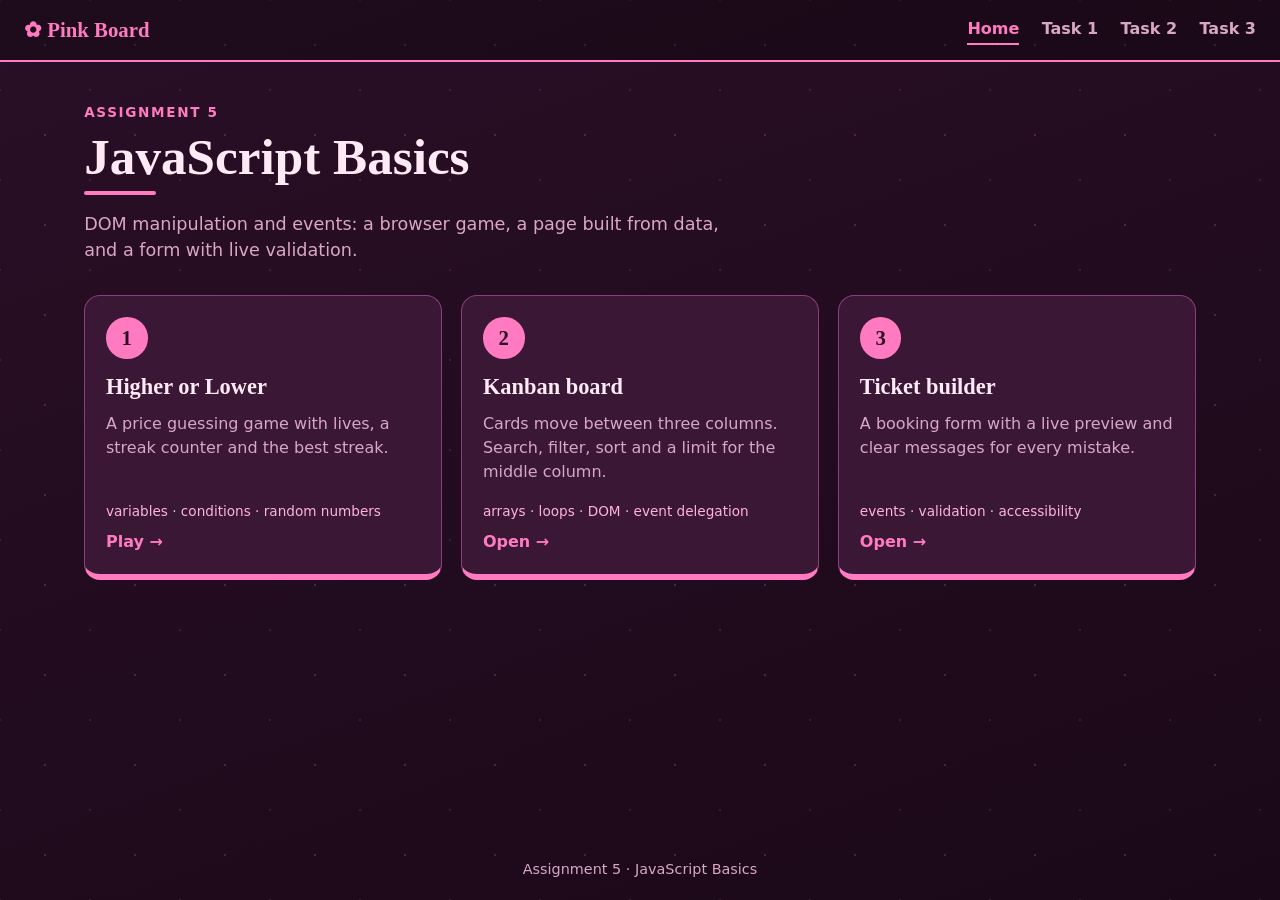
<file: index.html>
<!DOCTYPE html>
<html lang="en">
<head>
  <meta charset="utf-8">
  <meta name="viewport" content="width=device-width, initial-scale=1">
  <title>Assignment 5 — JavaScript Basics</title>
  <link rel="stylesheet" href="index.css">
</head>
<body>
  <header class="top">
    <a class="brand" href="index.html">✿ Pink Board</a>
    <nav class="nav" aria-label="Main">
      <a href="index.html" aria-current="page">Home</a>
      <a href="task1/task1.html">Task 1</a>
      <a href="task2/task2.html">Task 2</a>
      <a href="task3/task3.html">Task 3</a>
    </nav>
  </header>

  <main class="wrap">
    <section class="hero">
      <p class="eyebrow">Assignment 5</p>
      <h1 class="page-title">JavaScript Basics</h1>
      <p class="lead">DOM manipulation and events: a browser game, a page built from data, and a form with live validation.</p>
    </section>

    <ul class="tasks">
      <li>
        <a class="task-card" href="task1/task1.html">
          <span class="task-num" aria-hidden="true">1</span>
          <h2>Higher or Lower</h2>
          <p>A price guessing game with lives, a streak counter and the best streak.</p>
          <span class="task-tags">variables · conditions · random numbers</span>
          <span class="task-open">Play →</span>
        </a>
      </li>
      <li>
        <a class="task-card" href="task2/task2.html">
          <span class="task-num" aria-hidden="true">2</span>
          <h2>Kanban board</h2>
          <p>Cards move between three columns. Search, filter, sort and a limit for the middle column.</p>
          <span class="task-tags">arrays · loops · DOM · event delegation</span>
          <span class="task-open">Open →</span>
        </a>
      </li>
      <li>
        <a class="task-card" href="task3/task3.html">
          <span class="task-num" aria-hidden="true">3</span>
          <h2>Ticket builder</h2>
          <p>A booking form with a live preview and clear messages for every mistake.</p>
          <span class="task-tags">events · validation · accessibility</span>
          <span class="task-open">Open →</span>
        </a>
      </li>
    </ul>
  </main>

  <footer class="foot">Assignment 5 · JavaScript Basics</footer>
</body>
</html>
</file>
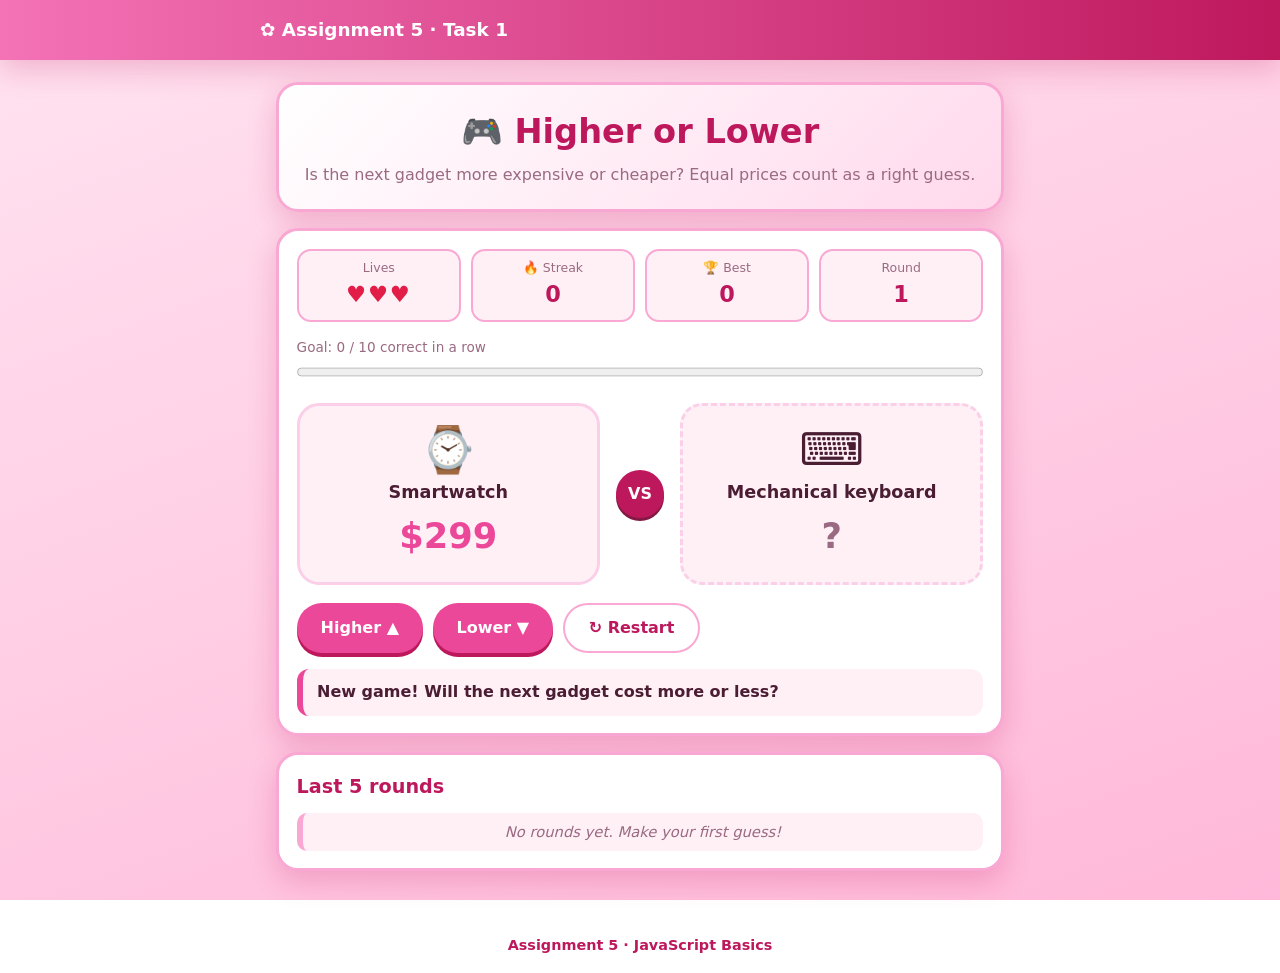
<file: task1.html>
<!DOCTYPE html>
<html lang="en">
<head>
  <meta charset="utf-8">
  <meta name="viewport" content="width=device-width, initial-scale=1">
  <title>Task 1 — Higher or Lower</title>

  <link rel="stylesheet" href="task1.css">

  <script src="task1.js" defer></script>
</head>
<body>
  <header class="top">
    <span class="brand">✿ Assignment 5 · Task 1</span>
  </header>

  <main class="wrap">
    <section class="hero">
      <h1>🎮 Higher or Lower</h1>
      <p>Is the next gadget more expensive or cheaper? Equal prices count as a right guess.</p>
    </section>

    <section class="card game" id="game" aria-label="Game">
      <div class="stats">
        <div class="stat">
          <span class="stat-label">Lives</span>
          <strong class="stat-value hearts" id="lives"></strong>
        </div>
        <div class="stat">
          <span class="stat-label">🔥 Streak</span>
          <strong class="stat-value" id="streak"></strong>
        </div>
        <div class="stat">
          <span class="stat-label">🏆 Best</span>
          <strong class="stat-value" id="best"></strong>
        </div>
        <div class="stat">
          <span class="stat-label">Round</span>
          <strong class="stat-value" id="round"></strong>
        </div>
      </div>

      <div class="goal">
        <label for="goal-bar" id="goal-label"></label>
        <progress id="goal-bar" value="0" max="1"></progress>
      </div>

      <div class="duel">
        <div class="item">
          <div class="item-emoji" id="current-emoji" aria-hidden="true"></div>
          <div class="item-name" id="current-name"></div>
          <div class="item-price" id="current-price"></div>
        </div>

        <div class="vs" aria-hidden="true">VS</div>

        <div class="item item--hidden">
          <div class="item-emoji" id="next-emoji" aria-hidden="true"></div>
          <div class="item-name" id="next-name"></div>
          <div class="item-price">?</div>
        </div>
      </div>

      <div class="buttons">
        <button type="button" class="btn" id="btn-higher">Higher ▲</button>
        <button type="button" class="btn" id="btn-lower">Lower ▼</button>
        <button type="button" class="btn btn--ghost" id="btn-restart">↻ Restart</button>
      </div>

      <p class="message message--info" id="message" role="status" aria-live="polite"></p>
    </section>

    <section class="card">
      <h2>Last 5 rounds</h2>
      <ul class="log" id="log"></ul>
    </section>
  </main>

  <footer class="foot">Assignment 5 · JavaScript Basics</footer>
</body>
</html>
</file>
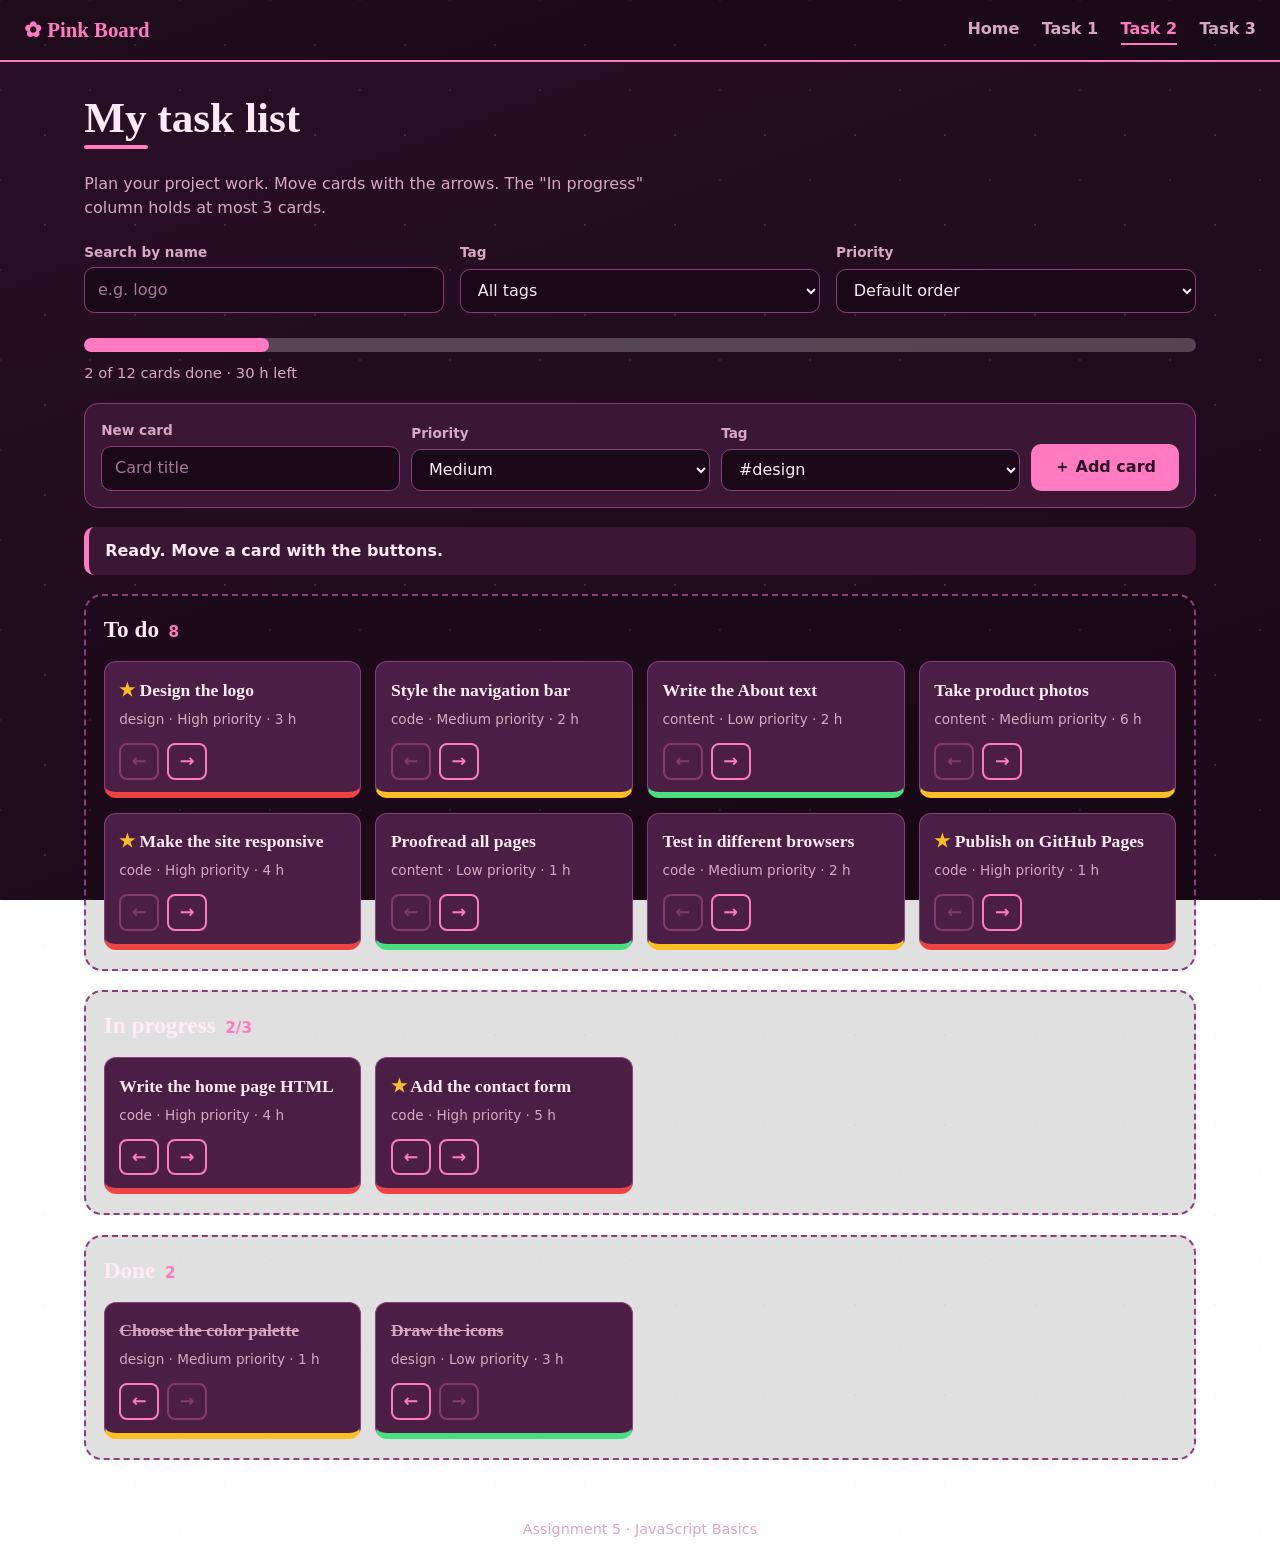
<file: task2.html>
<!DOCTYPE html>
<html lang="en">
<head>
  <meta charset="utf-8">
  <meta name="viewport" content="width=device-width, initial-scale=1">
  <title>Task 2 — Pink Board</title>

  <link rel="stylesheet" href="task2.css">

  <script src="task2.js" defer></script>
</head>
<body>
  <header class="top">
    <a class="brand" href="index.html">✿ Pink Board</a>
    <nav class="nav" aria-label="Main">
      <a href="index.html">Home</a>
      <a href="task1.html">Task 1</a>
      <a href="task2.html" aria-current="page">Task 2</a>
      <a href="task3.html">Task 3</a>
    </nav>
  </header>

  <main class="wrap">
    <h1 class="page-title">My task list</h1>
    <p class="lead">Plan your project work. Move cards with the arrows. The "In progress" column holds at most 3 cards.</p>

    <section class="filters" aria-label="Search and filters">
      <div class="field">
        <label for="search">Search by name</label>
        <input type="search" id="search" placeholder="e.g. logo">
      </div>
      <div class="field">
        <label for="tag-filter">Tag</label>
        <select id="tag-filter"></select>
      </div>
      <div class="field">
        <label for="sort-select">Priority</label>
        <select id="sort-select">
          <option value="default">Default order</option>
          <option value="high">High first</option>
        </select>
      </div>
    </section>

    <div class="progress-box">
      <progress id="progress" value="0" max="1" aria-label="Finished cards"></progress>
      <p class="progress-text" id="progress-text"></p>
    </div>

    <form class="add-form" id="add-form" aria-label="Add a card" novalidate>
      <div class="field">
        <label for="new-title">New card</label>
        <input type="text" id="new-title" placeholder="Card title">
      </div>
      <div class="field">
        <label for="new-priority">Priority</label>
        <select id="new-priority">
          <option value="1">High</option>
          <option value="2" selected>Medium</option>
          <option value="3">Low</option>
        </select>
      </div>
      <div class="field">
        <label for="new-tag">Tag</label>
        <select id="new-tag"></select>
      </div>
      <button type="submit" class="btn">＋ Add card</button>
    </form>

    <p class="message message--info" id="message" role="status" aria-live="polite"></p>
    <p class="empty empty--wide" id="nothing-found" hidden></p>

    <div class="board" id="board">
      <section class="column column--todo" aria-labelledby="h-todo">
        <h2 id="h-todo"><span>To do</span><span class="count" id="count-todo"></span></h2>
        <div class="cards" id="col-todo"></div>
      </section>

      <section class="column column--doing" aria-labelledby="h-doing">
        <h2 id="h-doing"><span>In progress</span><span class="count" id="count-doing"></span></h2>
        <div class="cards" id="col-doing"></div>
      </section>

      <section class="column column--done" aria-labelledby="h-done">
        <h2 id="h-done"><span>Done</span><span class="count" id="count-done"></span></h2>
        <div class="cards" id="col-done"></div>
      </section>
    </div>
  </main>

  <footer class="foot">Assignment 5 · JavaScript Basics</footer>
</body>
</html>
</file>
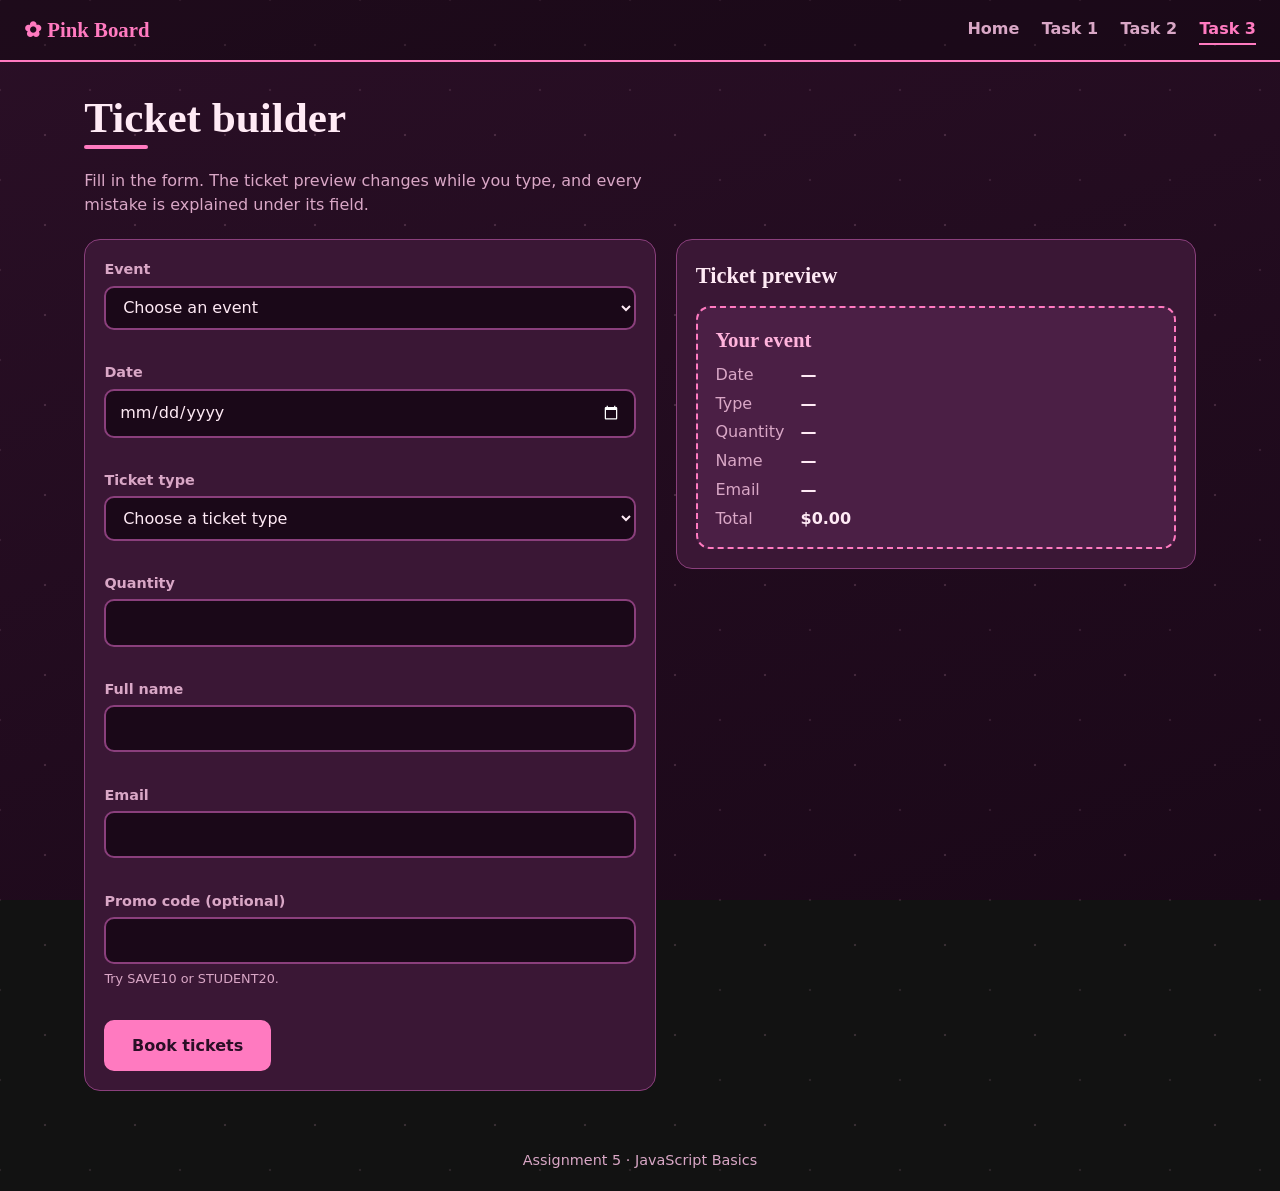
<file: task3.html>
<!DOCTYPE html>
<html lang="en">
<head>
  <meta charset="utf-8">
  <meta name="viewport" content="width=device-width, initial-scale=1">
  <title>Task 3 — Ticket Builder</title>
  <link rel="stylesheet" href="task3.css">
  <script src="task3.js" defer></script>
</head>
<body>
  <header class="top">
    <a class="brand" href="index.html">✿ Pink Board</a>
    <nav class="nav" aria-label="Main">
      <a href="index.html">Home</a>
      <a href="task1.html">Task 1</a>
      <a href="task2.html">Task 2</a>
      <a href="task3.html" aria-current="page">Task 3</a>
    </nav>
  </header>

  <main class="wrap">
    <h1 class="page-title">Ticket builder</h1>
    <p class="lead">Fill in the form. The ticket preview changes while you type, and every mistake is explained under its field.</p>

    <div class="layout">
      <section class="panel" aria-label="Booking form">
        <div id="summary" class="summary" role="alert" tabindex="-1" hidden></div>

        <form id="ticket-form" novalidate>
          <div class="field">
            <label for="eventId">Event</label>
            <select id="eventId" name="eventId" required aria-describedby="err-eventId">
              <option value="">Choose an event</option>
            </select>
            <p class="error" id="err-eventId"></p>
          </div>

          <div class="field">
            <label for="date">Date</label>
            <input type="date" id="date" name="date" required aria-describedby="err-date">
            <p class="error" id="err-date"></p>
          </div>

          <div class="field">
            <label for="ticketType">Ticket type</label>
            <select id="ticketType" name="ticketType" required aria-describedby="err-ticketType">
              <option value="">Choose a ticket type</option>
            </select>
            <p class="error" id="err-ticketType"></p>
          </div>

          <div class="field">
            <label for="qty">Quantity</label>
            <input type="number" id="qty" name="qty" min="1" max="10" required aria-describedby="err-qty">
            <p class="error" id="err-qty"></p>
          </div>

          <div class="field">
            <label for="fullName">Full name</label>
            <input type="text" id="fullName" name="fullName" minlength="5" maxlength="40" required
                   autocomplete="name" aria-describedby="err-fullName">
            <p class="error" id="err-fullName"></p>
          </div>

          <div class="field">
            <label for="email">Email</label>
            <input type="email" id="email" name="email" required autocomplete="email"
                   aria-describedby="err-email">
            <p class="error" id="err-email"></p>
          </div>

          <div class="field">
            <label for="promo">Promo code (optional)</label>
            <input type="text" id="promo" name="promo" maxlength="20" aria-describedby="promo-hint err-promo">
            <p class="hint" id="promo-hint">Try SAVE10 or STUDENT20.</p>
            <p class="error" id="err-promo"></p>
          </div>

          <button type="submit" class="btn">Book tickets</button>
        </form>
      </section>

      <aside class="side" aria-label="Preview and result">
        <section class="panel">
          <h2>Ticket preview</h2>
          <div id="preview" class="ticket" aria-live="polite"></div>
        </section>
        <div id="result"></div>
      </aside>
    </div>
  </main>

  <footer class="foot">Assignment 5 · JavaScript Basics</footer>
</body>
</html>
</file>
<file: index.css>
:root {
  --bg: #2a0f26;
  --bg-2: #1a0818;
  --panel: #3a1735;
  --card: #4b1f45;
  --line: #8a3f7c;
  --accent: #ff7ac0;
  --accent-soft: #ffb3dc;
  --on-accent: #2a0f26;
  --text: #ffeaf5;
  --muted: #d9a7c6;
  --serif: Georgia, "Times New Roman", serif;
  color-scheme: dark;
}

*, *::before, *::after { box-sizing: border-box; }

body {
  margin: 0;
  min-height: 100vh;
  display: flex;
  flex-direction: column;
  color: var(--text);
  font-family: "Segoe UI", system-ui, -apple-system, Roboto, sans-serif;
  line-height: 1.5;
  overflow-wrap: anywhere;
  background:
    radial-gradient(circle, rgba(255, 190, 225, .16) 1px, transparent 1.6px) 0 0 / 90px 90px,
    radial-gradient(circle, rgba(255, 190, 225, .10) 1px, transparent 1.6px) 45px 45px / 90px 90px,
    linear-gradient(160deg, var(--bg), var(--bg-2)) fixed;
}


.top {
  display: flex;
  flex-wrap: wrap;
  align-items: center;
  justify-content: space-between;
  gap: .6rem 1.5rem;
  padding: .9rem 1.5rem;
  background: rgba(0, 0, 0, .28);
  border-bottom: 2px solid var(--accent);
}
.brand {
  font-family: var(--serif);
  font-weight: 700;
  font-size: 1.3rem;
  color: var(--accent);
  text-decoration: none;
}
.nav { display: flex; flex-wrap: wrap; gap: .3rem 1.4rem; }
.nav a {
  color: var(--muted);
  text-decoration: none;
  font-weight: 600;
  padding: .15rem 0;
  border-bottom: 2px solid transparent;
}
.nav a:hover { color: var(--text); border-bottom-color: var(--muted); }
.nav a[aria-current="page"] { color: var(--accent); border-bottom-color: var(--accent); }
.nav a:focus-visible, .brand:focus-visible { outline: 3px solid var(--accent-soft); outline-offset: 3px; border-radius: 4px; }


.wrap { flex: 1; width: 100%; max-width: 1150px; margin: 0 auto; padding: 2.5rem 1.2rem 2.5rem; }

.hero { margin-bottom: 2rem; }
.eyebrow { margin: 0 0 .4rem; color: var(--accent); font-weight: 700; letter-spacing: .12em; text-transform: uppercase; font-size: .85rem; }
.page-title {
  font-family: var(--serif);
  font-size: 3.2rem;
  line-height: 1.1;
  margin: 0 0 1rem;
  padding-bottom: .6rem;
  position: relative;
}
.page-title::after {
  content: "";
  position: absolute; left: 0; bottom: 0;
  width: 72px; height: 4px; border-radius: 2px;
  background: var(--accent);
}
.lead { color: var(--muted); margin: 0; max-width: 60ch; font-size: 1.1rem; }

.tasks { display: grid; grid-template-columns: repeat(auto-fit, minmax(260px, 1fr)); gap: 1.2rem; padding: 0; margin: 0; list-style: none; }

.task-card {
  display: flex;
  flex-direction: column;
  gap: .5rem;
  height: 100%;
  padding: 1.3rem;
  color: inherit;
  text-decoration: none;
  background: var(--panel);
  border: 1px solid var(--line);
  border-bottom: 6px solid var(--accent);
  border-radius: 16px;
  transition: transform .15s, box-shadow .15s, border-color .15s;
}
.task-card:hover { transform: translateY(-4px); box-shadow: 0 14px 28px rgba(0, 0, 0, .4); border-color: var(--accent); }
.task-card:focus-visible { outline: 3px solid var(--accent-soft); outline-offset: 3px; }

.task-num {
  width: 2.6rem; height: 2.6rem;
  display: grid; place-items: center;
  font-family: var(--serif); font-size: 1.3rem; font-weight: 700;
  color: var(--on-accent); background: var(--accent);
  border-radius: 50%;
}
.task-card h2 { margin: .2rem 0 0; font-family: var(--serif); font-size: 1.4rem; }
.task-card p { margin: 0; color: var(--muted); }
.task-tags { margin-top: auto; padding-top: .6rem; font-size: .85rem; color: var(--accent-soft); }
.task-open { font-weight: 700; color: var(--accent); }

.foot { text-align: center; color: var(--muted); padding: 1.2rem; font-size: .9rem; }


@media (max-width: 560px) {
  .top { padding: .8rem 1rem; }
  .page-title { font-size: 2.2rem; }
}
</file>
<file: task1.css>
:root {
  --bg-1: #ffe3f0;
  --bg-2: #ffb8d9;
  --card: #ffffff;
  --soft: #fff0f6;
  --text: #4a1d33;
  --muted: #9a6a82;
  --pink: #ec4899;
  --pink-dark: #be185d;
  --pink-light: #fbcfe8;
  --border: #f9a8d4;
  --good: #16a34a;
  --bad: #e11d48;
  --shadow: 0 10px 28px rgba(190, 24, 93, .22);
  --radius: 22px;
}

*, *::before, *::after { box-sizing: border-box; }

[hidden] { display: none !important; }

body {
  margin: 0;
  min-height: 100vh;
  display: flex;
  flex-direction: column;
  background: linear-gradient(160deg, var(--bg-1), var(--bg-2)) fixed;
  color: var(--text);
  font-family: "Segoe UI", system-ui, -apple-system, Roboto, sans-serif;
  line-height: 1.5;
  overflow-wrap: anywhere;
}

/* ---------- layout ---------- */
.top {
  background: linear-gradient(90deg, #f472b6, #be185d);
  box-shadow: var(--shadow);
  padding: 1rem;
}
.brand { display: block; max-width: 760px; margin: 0 auto; color: #fff; font-weight: 800; font-size: 1.15rem; }

.wrap { flex: 1; width: 100%; max-width: 760px; margin: 0 auto; padding: 1.4rem 1rem 2rem; }

.hero {
  text-align: center;
  background: linear-gradient(135deg, #ffffff, #ffd9ec);
  border: 3px solid var(--border);
  border-radius: var(--radius);
  padding: 1.4rem 1rem;
  margin-bottom: 1rem;
  box-shadow: var(--shadow);
}
.hero h1 { margin: 0 0 .3rem; font-size: 2.1rem; color: var(--pink-dark); }
.hero p { margin: 0; color: var(--muted); }

.card {
  background: var(--card);
  border: 3px solid var(--border);
  border-radius: var(--radius);
  padding: 1.1rem;
  margin-bottom: 1rem;
  box-shadow: var(--shadow);
}
.card h2 { margin: 0 0 .7rem; font-size: 1.2rem; color: var(--pink-dark); }

.foot { text-align: center; color: var(--pink-dark); font-weight: 600; padding: 1rem; font-size: .9rem; }

/* ---------- game states ---------- */
.game.is-win { border-color: var(--good); background: #f0fdf4; }
.game.is-lose { border-color: var(--bad); background: #fff1f2; }

/* ---------- stats ---------- */
.stats { display: grid; grid-template-columns: repeat(4, 1fr); gap: .6rem; }
.stat {
  background: var(--soft);
  border: 2px solid var(--border);
  border-radius: 14px;
  padding: .55rem .4rem;
  text-align: center;
}
.stat-label { display: block; font-size: .78rem; color: var(--muted); }
.stat-value { font-size: 1.4rem; color: var(--pink-dark); }
.hearts { color: var(--bad); letter-spacing: .08em; }

.goal { margin: .9rem 0 0; }
.goal label { display: block; font-size: .85rem; color: var(--muted); margin-bottom: .25rem; }
progress { width: 100%; height: 18px; accent-color: var(--pink); }

/* ---------- duel ---------- */
.duel {
  display: grid;
  grid-template-columns: 1fr auto 1fr;
  gap: 1rem;
  align-items: center;
  margin: 1.1rem 0;
}
.item {
  background: var(--soft);
  border: 3px solid var(--pink-light);
  border-radius: var(--radius);
  padding: 1.2rem .8rem;
  text-align: center;
}
.item--hidden { border-style: dashed; }
.item-emoji { font-size: 2.8rem; line-height: 1.1; }
.item-name { font-weight: 700; font-size: 1.1rem; margin: .3rem 0; }
.item-price { font-size: 2.2rem; font-weight: 800; color: var(--pink); }
.item--hidden .item-price { color: var(--muted); }

.vs {
  width: 3rem;
  height: 3rem;
  border-radius: 50%;
  display: grid;
  place-items: center;
  background: var(--pink-dark);
  color: #fff;
  font-weight: 800;
  box-shadow: 0 3px 0 #831843;
}

/* ---------- buttons ---------- */
.buttons { display: flex; flex-wrap: wrap; gap: .6rem; }
.btn {
  font: inherit;
  font-weight: 700;
  cursor: pointer;
  color: #fff;
  background: var(--pink);
  border: 0;
  border-radius: 999px;
  padding: .7rem 1.5rem;
  box-shadow: 0 4px 0 var(--pink-dark);
  transition: background .15s, transform .05s, box-shadow .05s;
}
.btn:hover { background: var(--pink-dark); }
.btn:active { transform: translateY(3px); box-shadow: 0 1px 0 var(--pink-dark); }
.btn:focus-visible { outline: 3px solid var(--pink-dark); outline-offset: 3px; }
.btn:disabled { background: #e5d3dc; color: #a58a98; box-shadow: none; cursor: not-allowed; }
.btn--ghost {
  background: #fff;
  color: var(--pink-dark);
  border: 2px solid var(--border);
  box-shadow: none;
}
.btn--ghost:hover { background: var(--soft); border-color: var(--pink); }

/* ---------- message ---------- */
.message {
  margin: 1rem 0 0;
  padding: .7rem .9rem;
  border-radius: 12px;
  background: var(--soft);
  border-left: 6px solid var(--pink);
  font-weight: 600;
}
.message--ok { background: #f0fdf4; border-left-color: var(--good); }
.message--error { background: #fff1f2; border-left-color: var(--bad); }

/* ---------- log ---------- */
.log { list-style: none; margin: 0; padding: 0; display: grid; gap: .45rem; }
.log li {
  background: var(--soft);
  border-left: 6px solid var(--border);
  border-radius: 10px;
  padding: .5rem .75rem;
  font-size: .92rem;
}
.log li.is-good { border-left-color: var(--good); }
.log li.is-bad { border-left-color: var(--bad); }
.log li.is-empty { color: var(--muted); font-style: italic; text-align: center; }

/* ---------- small screens ---------- */
@media (max-width: 560px) {
  .hero h1 { font-size: 1.5rem; }
  .stats { grid-template-columns: repeat(2, 1fr); }
  .duel { grid-template-columns: 1fr; justify-items: center; }
  .duel .item { width: 100%; }
  .btn { flex: 1 1 100%; }
}
</file>
<file: task2.css>
:root {
  --bg: #2a0f26;
  --bg-2: #1a0818;
  --panel: #3a1735;
  --card: #4b1f45;
  --line: #8a3f7c;
  --accent: #ff7ac0;
  --accent-soft: #ffb3dc;
  --on-accent: #2a0f26;
  --text: #ffeaf5;
  --muted: #d9a7c6;
  --red: #ef4444;
  --amber: #fbbf24;
  --green: #4ade80;
  --serif: Georgia, "Times New Roman", serif;
}

*, *::before, *::after { box-sizing: border-box; }

[hidden] { display: none !important; }

body {
  margin: 0;
  min-height: 100vh;
  display: flex;
  flex-direction: column;
  color: var(--text);
  font-family: "Segoe UI", system-ui, -apple-system, Roboto, sans-serif;
  line-height: 1.5;
  overflow-wrap: anywhere;
  background:
    radial-gradient(circle, rgba(255, 190, 225, .16) 1px, transparent 1.6px) 0 0 / 90px 90px,
    radial-gradient(circle, rgba(255, 190, 225, .10) 1px, transparent 1.6px) 45px 45px / 90px 90px,
    linear-gradient(160deg, var(--bg), var(--bg-2)) fixed;
}


.top {
  display: flex;
  flex-wrap: wrap;
  align-items: center;
  justify-content: space-between;
  gap: .6rem 1.5rem;
  padding: .9rem 1.5rem;
  background: rgba(0, 0, 0, .28);
  border-bottom: 2px solid var(--accent);
}
.brand {
  font-family: var(--serif);
  font-weight: 700;
  font-size: 1.3rem;
  color: var(--accent);
  text-decoration: none;
}
.nav { display: flex; flex-wrap: wrap; gap: .3rem 1.4rem; }
.nav a {
  color: var(--muted);
  text-decoration: none;
  font-weight: 600;
  padding: .15rem 0;
  border-bottom: 2px solid transparent;
}
.nav a:hover { color: var(--text); border-bottom-color: var(--muted); }
.nav a[aria-current="page"] { color: var(--accent); border-bottom-color: var(--accent); }
.nav a:focus-visible, .brand:focus-visible { outline: 3px solid var(--accent-soft); outline-offset: 3px; border-radius: 4px; }


.wrap { flex: 1; width: 100%; max-width: 1150px; margin: 0 auto; padding: 2rem 1.2rem 2.5rem; }

.page-title {
  font-family: var(--serif);
  font-size: 2.7rem;
  line-height: 1.1;
  margin: 0 0 1.4rem;
  padding-bottom: .5rem;
  position: relative;
}
.page-title::after {
  content: "";
  position: absolute; left: 0; bottom: 0;
  width: 64px; height: 4px; border-radius: 2px;
  background: var(--accent);
}
.lead { color: var(--muted); margin: 0 0 1.4rem; max-width: 60ch; }

.foot { text-align: center; color: var(--muted); padding: 1.2rem; font-size: .9rem; }

.filters {
  display: grid;
  grid-template-columns: repeat(auto-fit, minmax(210px, 1fr));
  gap: 1rem;
  margin-bottom: 1.2rem;
}
.field { display: grid; gap: .3rem; }
.field label { font-size: .85rem; font-weight: 600; color: var(--muted); }

input, select {
  font: inherit;
  width: 100%;
  padding: .6rem .8rem;
  color: var(--text);
  background: var(--bg-2);
  border: 1px solid var(--line);
  border-radius: 10px;
}
input::placeholder { color: #a8789a; }
input:hover, select:hover { border-color: var(--accent); }
input:focus-visible, select:focus-visible { outline: 3px solid var(--accent-soft); outline-offset: 2px; }
input.is-invalid { border-color: var(--red); background: #3a1018; }


.progress-box { margin-bottom: 1.2rem; }
progress {
  width: 100%; height: 14px;
  border: 0; border-radius: 999px; overflow: hidden;
  background: rgba(255, 255, 255, .12);
  accent-color: var(--accent);
}
progress::-webkit-progress-bar { background: rgba(255, 255, 255, .12); }
progress::-webkit-progress-value { background: var(--accent); border-radius: 999px; }
progress::-moz-progress-bar { background: var(--accent); }
.progress-text { margin: .4rem 0 0; color: var(--muted); font-size: .92rem; }

.add-form {
  display: flex; flex-wrap: wrap; gap: .7rem; align-items: flex-end;
  padding: 1rem; margin-bottom: 1.2rem;
  background: var(--panel); border: 1px solid var(--line); border-radius: 14px;
}
.add-form .field { flex: 1 1 180px; }

.btn {
  font: inherit; font-weight: 700; cursor: pointer;
  color: var(--on-accent); background: var(--accent);
  border: 2px solid var(--accent); border-radius: 10px;
  padding: .6rem 1.3rem;
  transition: background .15s, transform .05s;
}
.btn:hover { background: var(--accent-soft); border-color: var(--accent-soft); }
.btn:active { transform: translateY(1px); }
.btn:focus-visible { outline: 3px solid var(--accent-soft); outline-offset: 3px; }


.message {
  margin: 0 0 1.2rem; padding: .75rem 1rem; font-weight: 600;
  background: var(--panel); border-left: 5px solid var(--accent); border-radius: 10px;
}
.message--ok { border-left-color: var(--green); }
.message--error { border-left-color: var(--red); background: #3d1420; }

.empty {
  margin: 0; padding: .9rem; text-align: center;
  color: var(--muted); font-style: italic;
  border: 2px dashed var(--line); border-radius: 12px;
}
.empty--wide { margin-bottom: 1.2rem; }

.board { display: grid; gap: 1.2rem; }

.column {
  padding: 1rem 1.1rem 1.2rem;
  border: 2px dashed var(--line);
  border-radius: 18px;
  background: rgba(0, 0, 0, .12);
}
.column.is-full { border-color: var(--amber); }

.column h2 {
  display: flex; align-items: baseline; gap: .6rem;
  margin: 0 0 .9rem;
  font-family: var(--serif); font-size: 1.45rem;
}
.count { font-family: "Segoe UI", system-ui, sans-serif; font-size: .95rem; font-weight: 700; color: var(--accent); }
.column.is-full .count { color: var(--amber); }

.cards { display: grid; grid-template-columns: repeat(auto-fill, minmax(230px, 1fr)); gap: .9rem; }

.task {
  display: flex; flex-direction: column; gap: .35rem;
  padding: .9rem .9rem .8rem;
  background: var(--card);
  border: 1px solid var(--line);
  border-bottom: 6px solid var(--muted);
  border-radius: 12px;
  transition: transform .12s, box-shadow .12s;
}
.task:hover { transform: translateY(-3px); box-shadow: 0 10px 22px rgba(0, 0, 0, .35); }
.task.p1 { border-bottom-color: var(--red); }
.task.p2 { border-bottom-color: var(--amber); }
.task.p3 { border-bottom-color: var(--green); }
.task.is-done .task-title { color: var(--muted); text-decoration: line-through; }

.task-title { margin: 0; font-family: var(--serif); font-size: 1.1rem; }
.star { color: var(--amber); }
.task-meta { margin: 0; color: var(--muted); font-size: .85rem; }
.task-actions { display: flex; gap: .5rem; margin-top: auto; padding-top: .5rem; }

.arrow-btn {
  width: 2.5rem; height: 2.3rem;
  font: inherit; font-size: 1.1rem; font-weight: 700; cursor: pointer;
  color: var(--accent); background: transparent;
  border: 2px solid var(--accent); border-radius: 8px;
  transition: background .15s, color .15s;
}
.arrow-btn:hover { background: var(--accent); color: var(--on-accent); }
.arrow-btn:focus-visible { outline: 3px solid var(--accent-soft); outline-offset: 2px; }
.arrow-btn:disabled { opacity: .3; cursor: not-allowed; background: transparent; color: var(--accent); }


@media (max-width: 560px) {
  .top { padding: .8rem 1rem; }
  .page-title { font-size: 2rem; }
  .cards { grid-template-columns: 1fr; }
}
</file>
<file: task3.css>
:root {
  --bg: #2a0f26;
  --bg-2: #1a0818;
  --panel: #3a1735;
  --card: #4b1f45;
  --line: #8a3f7c;
  --accent: #ff7ac0;
  --accent-soft: #ffb3dc;
  --on-accent: #2a0f26;
  --text: #ffeaf5;
  --muted: #d9a7c6;
  --red: #ff6b81;
  --amber: #fbbf24;
  --green: #4ade80;
  --serif: Georgia, "Times New Roman", serif;
  color-scheme: dark;
}

*, *::before, *::after { box-sizing: border-box; }

[hidden] { display: none !important; }

body {
  margin: 0;
  min-height: 100vh;
  display: flex;
  flex-direction: column;
  color: var(--text);
  font-family: "Segoe UI", system-ui, -apple-system, Roboto, sans-serif;
  line-height: 1.5;
  overflow-wrap: anywhere;
  background:
    radial-gradient(circle, rgba(255, 190, 225, .16) 1px, transparent 1.6px) 0 0 / 90px 90px,
    radial-gradient(circle, rgba(255, 190, 225, .10) 1px, transparent 1.6px) 45px 45px / 90px 90px,
    linear-gradient(160deg, var(--bg), var(--bg-2)) fixed;
}

.top {
  display: flex;
  flex-wrap: wrap;
  align-items: center;
  justify-content: space-between;
  gap: .6rem 1.5rem;
  padding: .9rem 1.5rem;
  background: rgba(0, 0, 0, .28);
  border-bottom: 2px solid var(--accent);
}
.brand {
  font-family: var(--serif);
  font-weight: 700;
  font-size: 1.3rem;
  color: var(--accent);
  text-decoration: none;
}
.nav { display: flex; flex-wrap: wrap; gap: .3rem 1.4rem; }
.nav a {
  color: var(--muted);
  text-decoration: none;
  font-weight: 600;
  padding: .15rem 0;
  border-bottom: 2px solid transparent;
}
.nav a:hover { color: var(--text); border-bottom-color: var(--muted); }
.nav a[aria-current="page"] { color: var(--accent); border-bottom-color: var(--accent); }
.nav a:focus-visible, .brand:focus-visible { outline: 3px solid var(--accent-soft); outline-offset: 3px; border-radius: 4px; }

.wrap { flex: 1; width: 100%; max-width: 1150px; margin: 0 auto; padding: 2rem 1.2rem 2.5rem; }

.page-title {
  font-family: var(--serif);
  font-size: 2.7rem;
  line-height: 1.1;
  margin: 0 0 1.2rem;
  padding-bottom: .5rem;
  position: relative;
}
.page-title::after {
  content: "";
  position: absolute; left: 0; bottom: 0;
  width: 64px; height: 4px; border-radius: 2px;
  background: var(--accent);
}
.lead { color: var(--muted); margin: 0 0 1.4rem; max-width: 60ch; }

.foot { text-align: center; color: var(--muted); padding: 1.2rem; font-size: .9rem; }

.layout { display: grid; grid-template-columns: 1.1fr 1fr; gap: 1.2rem; align-items: start; }
.side { position: sticky; top: 1rem; display: grid; gap: 1.2rem; }

.panel {
  padding: 1.2rem;
  background: var(--panel);
  border: 1px solid var(--line);
  border-radius: 16px;
}
.panel h2 { margin: 0 0 .8rem; font-family: var(--serif); font-size: 1.4rem; }

.field { display: grid; gap: .3rem; margin-bottom: .7rem; }
.field label { font-size: .9rem; font-weight: 600; color: var(--muted); }

input, select {
  font: inherit;
  width: 100%;
  padding: .6rem .8rem;
  color: var(--text);
  background: var(--bg-2);
  border: 2px solid var(--line);
  border-radius: 10px;
}
input::placeholder { color: #a8789a; }
input:hover, select:hover { border-color: var(--accent); }
input:focus-visible, select:focus-visible { outline: 3px solid var(--accent-soft); outline-offset: 2px; }
option:disabled { color: #8a6a80; }

input.is-invalid, select.is-invalid { border-color: var(--red); background: #3a1018; }
input.is-valid, select.is-valid { border-color: var(--green); }
.error { margin: 0; min-height: 1.2em; font-size: .85rem; font-weight: 600; color: var(--red); }
.hint { margin: 0; font-size: .8rem; color: var(--muted); }

.summary {
  margin-bottom: 1rem;
  padding: .75rem 1rem;
  font-weight: 600;
  background: #3d1420;
  border-left: 5px solid var(--red);
  border-radius: 10px;
}
.summary:focus { outline: 3px solid var(--accent-soft); }

.btn {
  font: inherit; font-weight: 700; cursor: pointer;
  color: var(--on-accent); background: var(--accent);
  border: 2px solid var(--accent); border-radius: 10px;
  padding: .7rem 1.6rem;
  transition: background .15s, transform .05s;
}
.btn:hover { background: var(--accent-soft); border-color: var(--accent-soft); }
.btn:active { transform: translateY(1px); }
.btn:focus-visible { outline: 3px solid var(--accent-soft); outline-offset: 3px; }
.btn:disabled { opacity: .4; cursor: not-allowed; }

.ticket {
  padding: 1rem 1.1rem;
  background: var(--card);
  border: 2px dashed var(--accent);
  border-radius: 14px;
}
.ticket h2 { margin: 0 0 .5rem; font-size: 1.3rem; color: var(--accent-soft); }
.ticket dl { margin: 0; display: grid; grid-template-columns: auto 1fr; gap: .3rem 1rem; }
.ticket dt { color: var(--muted); }
.ticket dd { margin: 0; font-weight: 600; }
.ticket .code {
  margin: .2rem 0 .8rem;
  font-family: ui-monospace, Consolas, monospace;
  font-size: 1.6rem; font-weight: 800; letter-spacing: .08em;
  color: var(--green);
}
.ticket.is-success { border-style: solid; border-color: var(--green); background: #1f3a2d; }
.ticket.is-success h2 { color: var(--green); }


@media (max-width: 820px) {
  .layout { grid-template-columns: 1fr; }
  .side { position: static; }
}
@media (max-width: 560px) {
  .top { padding: .8rem 1rem; }
  .page-title { font-size: 2rem; }
  .btn { width: 100%; }
}
</file>
